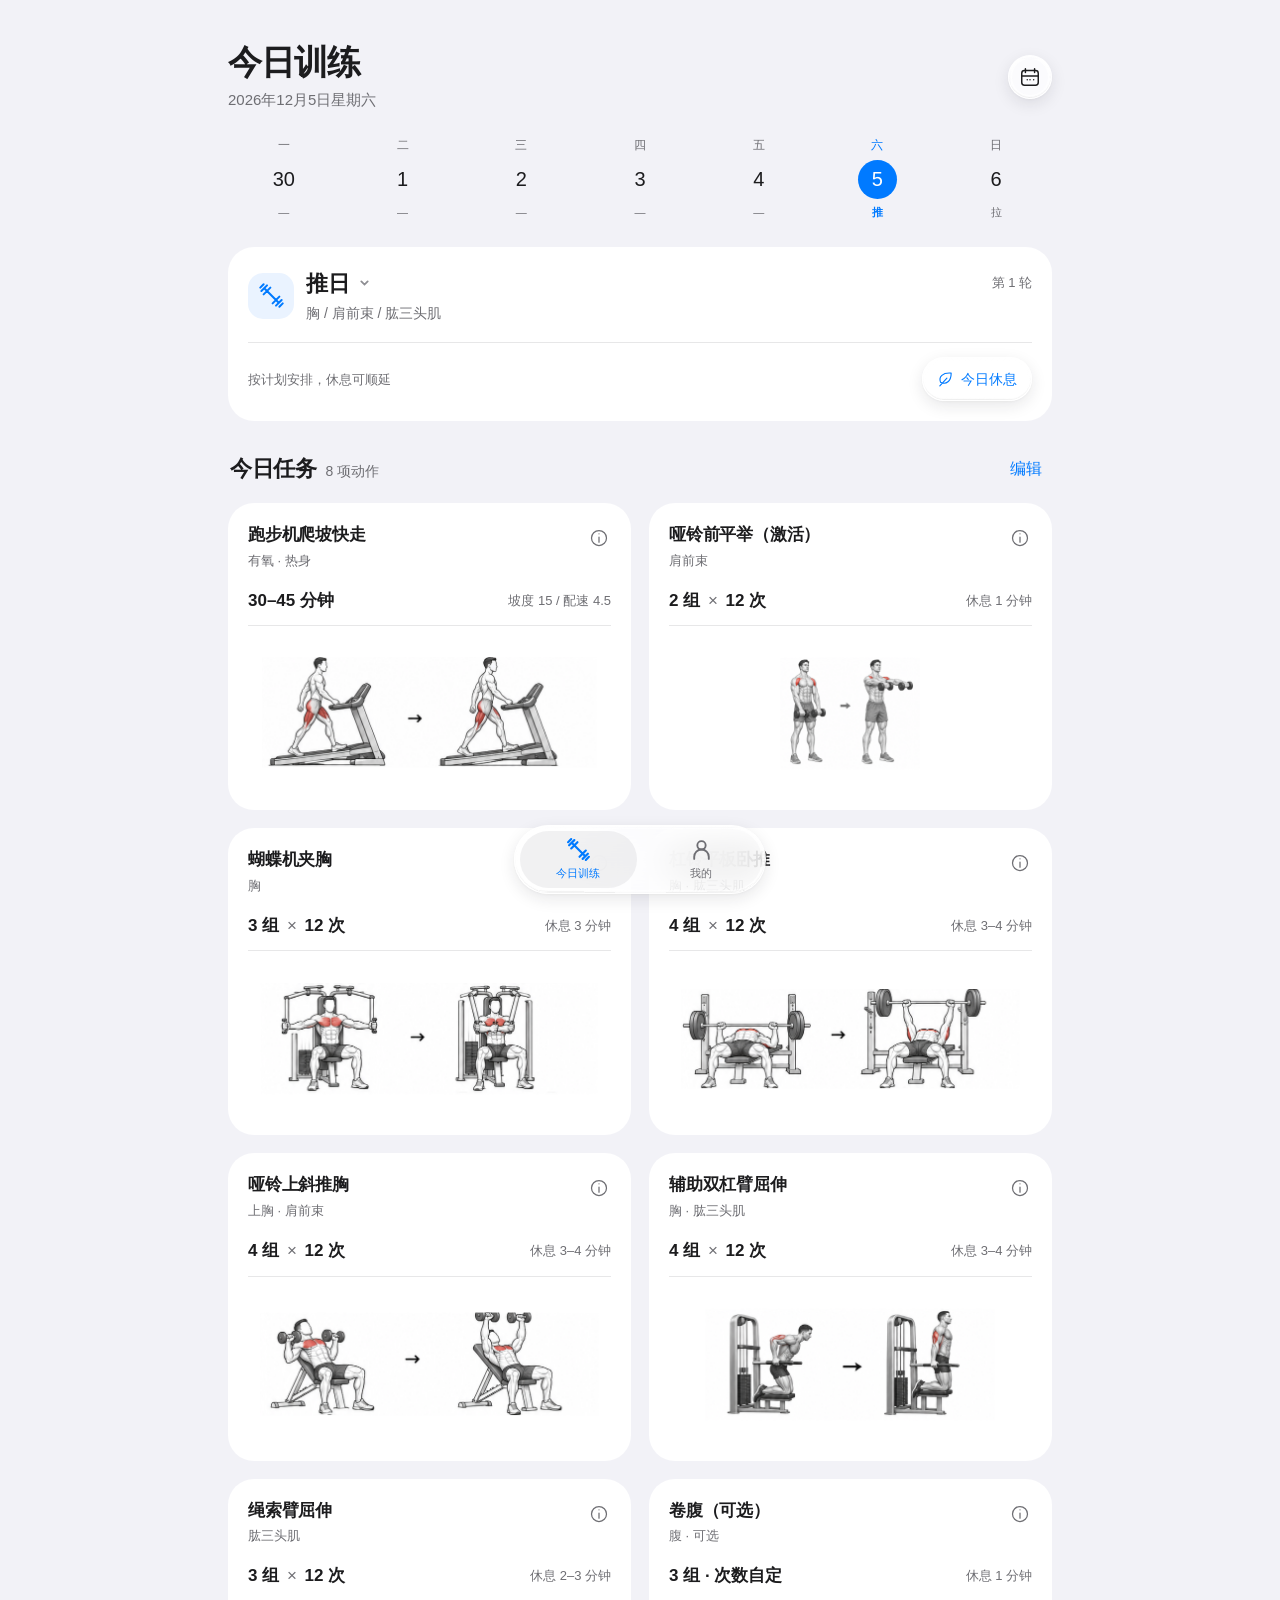
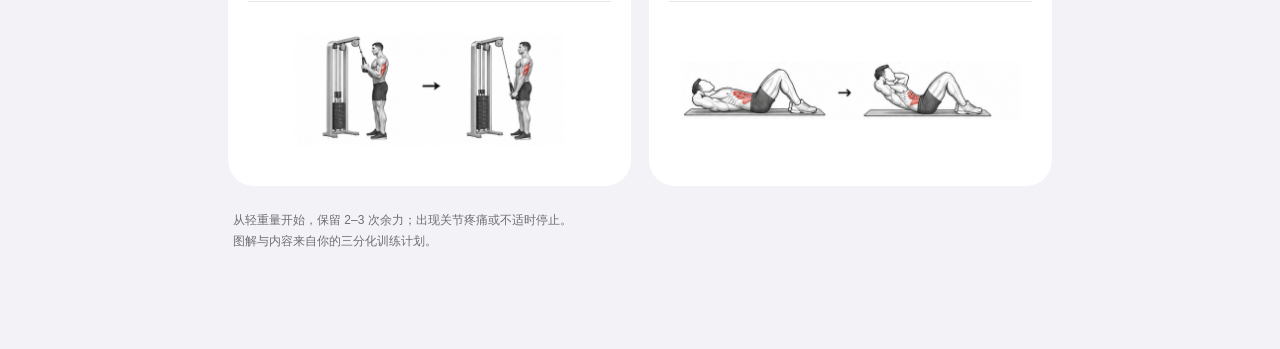
<file: index.html>
<!doctype html>
<html lang="zh-CN">
<head>
  <meta charset="UTF-8"><meta name="viewport" content="width=device-width,initial-scale=1,viewport-fit=cover,interactive-widget=resizes-content">
  <meta name="theme-color" content="#f2f2f7">
  <meta name="apple-mobile-web-app-capable" content="yes"><meta name="apple-mobile-web-app-title" content="循练">
  <link rel="manifest" href="manifest.json"><link rel="icon" href="icon.svg" type="image/svg+xml">
  <title>循练 · 我的健身计划</title>
  <link rel="stylesheet" href="style.css?v=4.3">
  
</head>
<body>
  <svg class="glass-defs" aria-hidden="true"><defs><filter id="glass-edge" x="0%" y="0%" width="100%" height="100%"><feTurbulence type="fractalNoise" baseFrequency="0.012 0.03" numOctaves="1" seed="4" result="refraction"/><feDisplacementMap in="SourceGraphic" in2="refraction" scale="5" xChannelSelector="R" yChannelSelector="G"/></filter></defs></svg>
  <main id="app"></main>
  <nav class="bottom-nav" aria-label="主导航"><button id="nav-today" data-action="today"><span id="nav-icon-today"></span>今日训练</button><button id="nav-profile" data-action="profile"><span id="nav-icon-profile"></span>我的</button></nav>
  <div id="toast" role="status"></div>
  <dialog id="modal"><div id="modal-content"></div></dialog>
  <script src="schedule.js"></script><script src="plan-data.js"></script><script src="app.js?v=4.3"></script>
</body></html>
</file>
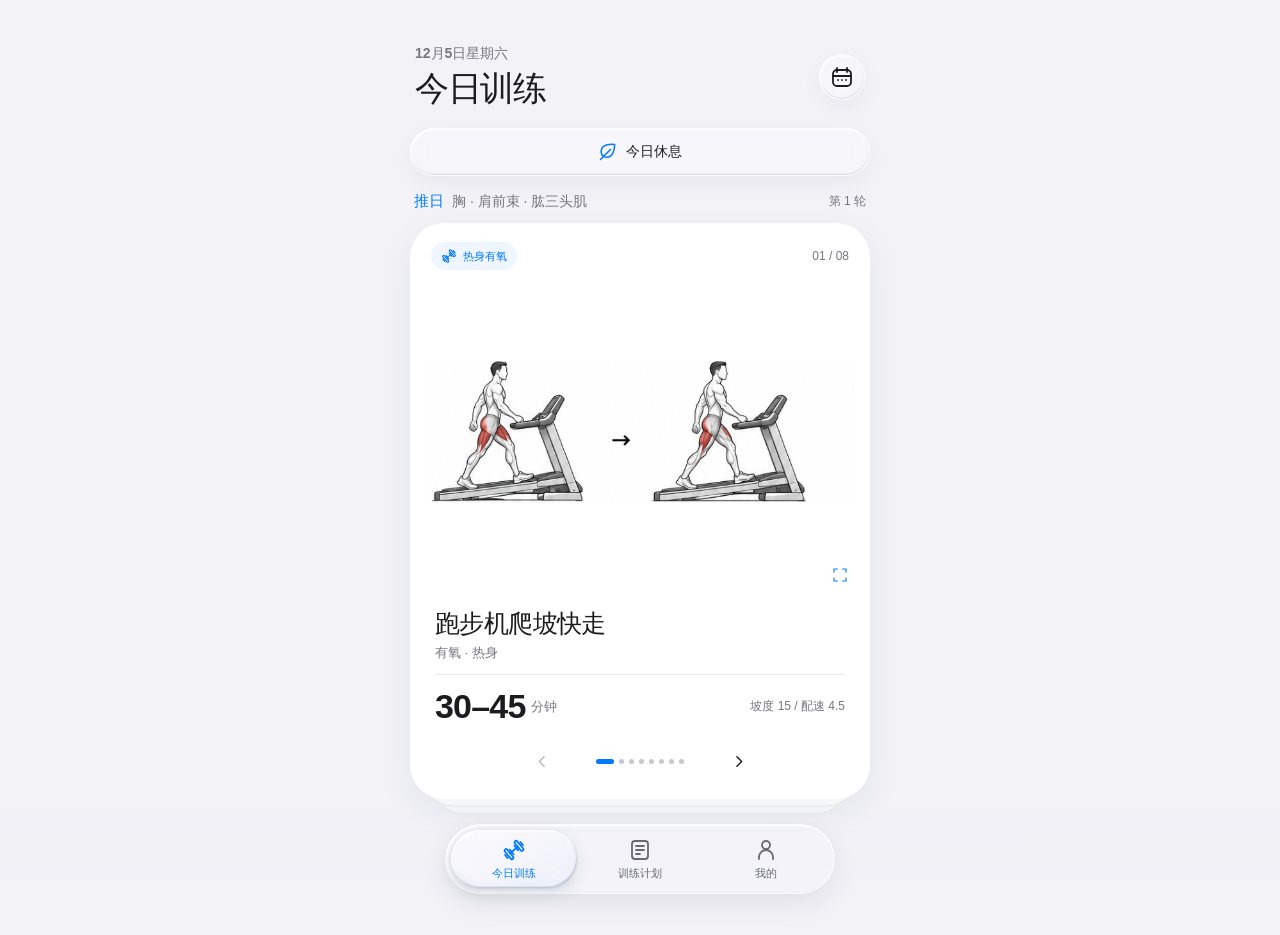
<file: cards/index.html>
<!doctype html>
<html lang="zh-CN">
<head>
  <meta charset="UTF-8">
  <meta name="viewport" content="width=device-width,initial-scale=1,viewport-fit=cover,interactive-widget=resizes-content">
  <meta name="theme-color" content="#f2f2f7">
  <meta name="apple-mobile-web-app-capable" content="yes">
  <meta name="apple-mobile-web-app-title" content="循练卡片">
  <meta name="description" content="把今天的训练，放在一张卡片里。推、拉、蹲三分化训练计划。">
  <title>循练 · 卡片版</title>
  <link rel="manifest" href="manifest.json">
  <link rel="icon" href="icon.svg?v=1.3.5" type="image/svg+xml">
  <link rel="apple-touch-icon" href="assets/icon-192.png?v=1.3.5">
  <link rel="stylesheet" href="style.css?v=1.3.5">
  <link rel="stylesheet" href="glass.css?v=1.3.5">
  <link rel="stylesheet" href="refinement.css?v=1.3.5">
  <link rel="stylesheet" href="navigation-glass.css?v=1.3.5">
</head>
<body>
  <main id="app"></main>
  <div class="nav-shade" aria-hidden="true"></div>
  <div class="nav-dock"><nav class="bottom-nav glass" aria-label="主导航">
    <span class="nav-selection" aria-hidden="true"></span>
    <button data-nav="today"><span data-icon="dumbbell"></span><span>今日训练</span></button>
    <button data-nav="plan"><span data-icon="plan"></span><span>训练计划</span></button>
    <button data-nav="profile"><span data-icon="person"></span><span>我的</span></button>
  </nav></div>
  <dialog id="modal" aria-labelledby="modal-title"><div id="modal-content"></div></dialog>
  <div id="toast" role="status" aria-live="polite"></div>
  <script src="schedule.js"></script>
  <script src="plan-data.js"></script>
  <script src="model.js"></script>
  <script src="app.js?v=1.3.5"></script>
  <script type="module" src="navigation-glass.js?v=1.3.5"></script>
</body>
</html>
</file>
<file: style.css>
:root {
  font-family: -apple-system, BlinkMacSystemFont, "SF Pro Display", "PingFang SC", "Helvetica Neue", "Microsoft YaHei", sans-serif;
  font-size: 16px; line-height: 1.5; font-optical-sizing: auto;
  -webkit-font-smoothing: antialiased; color-scheme: light;
  --bg: #f2f2f7; --surface: #fff; --field: #f2f2f7;
  --text: #1c1c1e; --secondary: #6e6e73; --line: rgba(60,60,67,.12);
  --accent: #007aff; --accent-soft: #eaf3ff;
  --glass: rgba(255,255,255,.68); --glass-edge: rgba(255,255,255,.92);
  --glass-shadow: 0 5px 16px rgba(28,28,36,.1), 0 1px 3px rgba(28,28,36,.04), inset 0 1px 1px rgba(255,255,255,.95), inset 0 -1px 1px rgba(28,28,36,.06);
  --ease: cubic-bezier(.22,1,.36,1);
}
:root[data-theme=dark] {
  color-scheme: dark; --bg: #000; --surface: #1c1c1e; --field: #2c2c2e;
  --text: #f5f5f7; --secondary: #a1a1a6; --line: rgba(235,235,245,.13);
  --accent: #409cff; --accent-soft: #10233a; --glass: rgba(45,45,48,.72); --glass-edge: rgba(255,255,255,.18);
  --glass-shadow: 0 5px 20px #0005, inset 0 1px 1px #ffffff26, inset 0 -1px 1px #0005;
}
* { box-sizing: border-box; }
html { background: var(--bg); -webkit-text-size-adjust: 100%; -webkit-tap-highlight-color: transparent; }
body { margin: 0; background: var(--bg); color: var(--text); min-width: 320px; min-height: 100dvh; }
[hidden] { display: none !important; }
h1,h2,h3,p { margin: 0; }
h1 { font-size: 34px; line-height: 1.18; letter-spacing: -.9px; font-weight: 700; }
h2 { font-size: 22px; line-height: 1.3; letter-spacing: -.4px; font-weight: 650; }
h3 { font-size: 17px; line-height: 1.4; letter-spacing: -.2px; font-weight: 600; }
p { line-height: 1.6; }
svg { width: 22px; height: 22px; display: block; flex-shrink: 0; }
button,input,select,textarea { font: inherit; color: inherit; }
button,a { touch-action: manipulation; }
button { border: 0; background: none; min-height: 44px; cursor: pointer; user-select: none; -webkit-user-select: none; -webkit-touch-callout: none; transition: transform 120ms var(--ease), opacity 120ms ease, background-color 120ms ease; }
button:active { transform: scale(.96); opacity: .76; }
button:disabled { opacity: .35; cursor: default; }
button:disabled:active { transform: none; }
button:focus-visible,a:focus-visible,input:focus-visible,select:focus-visible,textarea:focus-visible { outline: 3px solid var(--accent); outline-offset: 4px; }
a { color: var(--accent); text-decoration: none; }
input,select,textarea { max-width: 100%; min-width: 0; border: 0; background: var(--field); border-radius: 12px; padding: 11px 12px; font-size: 16px; line-height: 1.5; }
select { appearance: none; padding-right: 35px; background-image: url("data:image/svg+xml,%3Csvg xmlns='http://www.w3.org/2000/svg' viewBox='0 0 16 16'%3E%3Cpath d='m5 6 3 3 3-3' fill='none' stroke='%238e8e93' stroke-width='1.7' stroke-linecap='round'/%3E%3C/svg%3E"); background-size: 17px; background-position: right 10px center; background-repeat: no-repeat; }
textarea { resize: vertical; min-height: 100px; }
input[type=checkbox] { accent-color: var(--accent); width: 18px; height: 18px; margin: 0; padding: 0; flex-shrink: 0; }
strong,b { font-weight: 600; }
.sr-only { position: absolute; width: 1px; height: 1px; margin: -1px; overflow: hidden; clip: rect(0,0,0,0); white-space: nowrap; }
.glass-defs { width: 0; height: 0; position: absolute; pointer-events: none; }
main { max-width: 880px; margin: 0 auto; padding: calc(42px + env(safe-area-inset-top,0px)) 28px calc(96px + env(safe-area-inset-bottom,0px)); }
.page-heading { display: flex; align-items: center; justify-content: space-between; gap: 16px; margin-bottom: 24px; }
.page-date,.page-heading>div>p { margin-top: 7px; color: var(--secondary); font-size: 15px; line-height: 1.5; }
.date-actions { display: flex; align-items: center; gap: 8px; }
.date-button,.icon-button { width: 44px; height: 44px; min-height: 44px; border-radius: 50%; padding: 0; display: grid; place-items: center; color: var(--text); }
.glass-control,.primary,.secondary,.bottom-nav { position: relative; isolation: isolate; background: var(--glass); border: 1px solid var(--glass-edge); box-shadow: var(--glass-shadow); backdrop-filter: blur(18px) saturate(170%); -webkit-backdrop-filter: blur(18px) saturate(170%); }
.glass-control::before,.bottom-nav::before { content: ''; position: absolute; inset: 0; padding: 3px; border-radius: inherit; pointer-events: none; z-index: -1; background: linear-gradient(140deg,#ffffff80,transparent 35%,#ffffff08 65%,#ffffff50); mask: linear-gradient(#fff 0 0) content-box,linear-gradient(#fff 0 0); mask-composite: exclude; -webkit-mask: linear-gradient(#fff 0 0) content-box,linear-gradient(#fff 0 0); -webkit-mask-composite: xor; backdrop-filter: url(#glass-edge); -webkit-backdrop-filter: blur(1px); }
.week-calendar { margin-bottom: 24px; }
.week-grid { display: grid; grid-template-columns: repeat(7,minmax(0,1fr)); gap: 7px; }
.day-button { display: flex; flex-direction: column; align-items: center; gap: 6px; min-width: 0; padding: 0 0 4px; border-radius: 22px; }
.day-button>span { font-size: 12px; color: var(--secondary); }
.day-button b { width: 39px; height: 39px; display: grid; place-items: center; font-size: 20px; line-height: 1; font-weight: 500; border-radius: 50%; font-variant-numeric: tabular-nums; }
.day-button.active b { color: #fff; background: var(--accent); }
.day-button .day-kind { font-size: 11px; color: var(--secondary); line-height: 1.3; }
.day-button.active .day-kind { color: var(--accent); font-weight: 600; }
.day-button.is-today>span { color: var(--accent); }
.workout-summary { border-radius: 26px; background: var(--surface); padding: 20px; }
.summary-title { display: flex; align-items: center; gap: 12px; }
.summary-symbol { width: 46px; height: 46px; background: var(--accent-soft); color: var(--accent); border-radius: 15px; display: grid; place-items: center; flex-shrink: 0; }
.summary-symbol svg { width: 27px; height: 27px; stroke-width: 1.8; }
.summary-copy { min-width: 0; flex: 1; }
.summary-copy select { font-size: 22px; font-weight: 650; letter-spacing: -.5px; background-color: transparent; padding: 0 24px 0 0; border-radius: 6px; background-position: right 0 center; min-height: 30px; }
.summary-copy p { font-size: 14px; color: var(--secondary); margin-top: 2px; }
.cycle-count { font-size: 13px; color: var(--secondary); align-self: flex-start; margin-top: 6px; white-space: nowrap; }
.summary-actions { border-top: 1px solid var(--line); padding-top: 14px; margin-top: 18px; display: flex; justify-content: space-between; align-items: center; gap: 12px; }
.summary-actions>span { font-size: 13px; color: var(--secondary); }
.rest-button { display: inline-flex; align-items: center; justify-content: center; gap: 7px; padding: 8px 14px; min-height: 44px; border-radius: 999px; color: var(--accent); font-size: 14px; font-weight: 500; white-space: nowrap; }
.rest-button svg { width: 17px; height: 17px; }
.plan-section { margin-top: 28px; }
.section-heading { display: flex; justify-content: space-between; align-items: center; gap: 14px; margin: 0 2px 14px; }
.section-heading>div { display: flex; align-items: baseline; gap: 9px; }
.section-heading>div>span { font-size: 14px; color: var(--secondary); }
.text-btn { padding: 8px; border-radius: 14px; color: var(--accent); font-size: 16px; min-height: 40px; display: inline-flex; gap: 6px; align-items: center; justify-content: center; }
.text-btn svg { width: 19px; height: 19px; }
.exercise-list { display: grid; grid-template-columns: repeat(2,minmax(0,1fr)); gap: 18px; }
.exercise-card { min-width: 0; background: var(--surface); border-radius: 26px; padding: 20px; overflow: hidden; }
.exercise-heading { display: flex; align-items: flex-start; gap: 12px; justify-content: space-between; }
.exercise-heading>div { min-width: 0; }
.exercise-heading p { font-size: 13px; color: var(--secondary); margin-top: 4px; }
.detail-link { min-width: 44px; width: 44px; min-height: 44px; margin: -7px -10px 0 0; padding: 6px; color: var(--secondary); display: grid; place-items: center; border-radius: 50%; }
.detail-link svg { width: 20px; height: 20px; stroke-width: 1.5; }
.exercise-art { width: 100%; height: 152px; display: flex; justify-content: center; align-items: center; padding: 8px 12px; margin: 12px 0 0; border-radius: 17px; background: #fff; overflow: hidden; }
.custom-image { display: block; width: 100%; height: 100%; object-fit: contain; }
.no-image { display: flex; flex-direction: column; align-items: center; gap: 10px; color: #8e8e93; font-size: 13px; }
.no-image svg { width: 34px; height: 34px; }
.exercise-prescription { border-bottom: 1px solid var(--line); padding: 12px 0; margin-top: 4px; display: flex; justify-content: space-between; gap: 12px; align-items: center; flex-wrap: wrap; }
.exercise-prescription strong { font-size: 17px; font-weight: 600; font-variant-numeric: tabular-nums; }
.exercise-prescription strong>span { color: var(--secondary); font-weight: 400; margin: 0 3px; }
.exercise-prescription>span { font-size: 13px; color: var(--secondary); }
.train-note { font-size: 12px; color: var(--secondary); margin: 24px 5px 0; line-height: 1.8; }
.bottom-nav { position: fixed; z-index: 20; left: 50%; transform: translateX(-50%); bottom: 6px; display: flex; align-items: center; gap: 6px; padding: 5px; border-radius: 999px; min-width: 252px; }
.bottom-nav button { flex: 1; min-width: 116px; display: flex; flex-direction: column; align-items: center; justify-content: center; gap: 3px; padding: 6px 16px; border-radius: 999px; color: var(--secondary); font-size: 11px; font-weight: 500; min-height: 57px; }
.bottom-nav button.active { color: var(--accent); background: rgba(120,120,128,.1); }
.bottom-nav svg { width: 25px; height: 25px; stroke-width: 1.8; }
.bottom-nav button.active svg { stroke-width: 2.1; }
.primary,.secondary { display: inline-flex; justify-content: center; align-items: center; gap: 8px; padding: 11px 19px; min-height: 44px; border-radius: 999px; font-size: 15px; font-weight: 500; }
.primary { color: #fff; background: var(--accent); border-color: transparent; box-shadow: inset 0 1px 1px #ffffff35,0 3px 9px #007aff20; }
.secondary { color: var(--accent); }
.primary svg,.secondary svg { width: 18px; height: 18px; }
.rest-state { text-align: center; border-radius: 28px; background: var(--surface); padding: 42px 24px; }
.rest-state>svg { width: 46px; height: 46px; color: #34a46a; margin: 0 auto 20px; }
.rest-state h2 { font-size: 26px; }
.rest-state p { max-width: 450px; margin: 14px auto 24px; font-size: 15px; color: var(--secondary); line-height: 1.8; }
.rest-suggestions { display: flex; justify-content: center; gap: 20px; margin-bottom: 26px; color: var(--secondary); font-size: 14px; }
.hero-actions { display: flex; justify-content: center; gap: 12px; flex-wrap: wrap; }
.profile-grid { display: grid; grid-template-columns: 1fr 1fr; align-items: start; gap: 20px; }
.profile-grid>div { min-width: 0; }
.settings-card { background: var(--surface); padding: 22px; border-radius: 26px; }
.settings-card+.settings-card { margin-top: 20px; }
.settings-card h2 { font-size: 20px; }
.settings-card>p { color: var(--secondary); font-size: 14px; margin: 7px 0 21px; }
.field { display: flex; flex-direction: column; gap: 9px; margin: 22px 0; }
.field label { font-size: 15px; font-weight: 500; }
.field small { font-size: 12px; color: var(--secondary); line-height: 1.7; }
.field input[type=date] { width: 100%; }
.cycle-list { display: flex; gap: 6px; flex-wrap: wrap; }
.cycle-item { background: var(--field); border-radius: 14px; padding: 5px 7px 5px 10px; display: flex; align-items: center; gap: 3px; }
.cycle-item span { font-size: 14px; }
.cycle-item button { width: 25px; min-height: 34px; padding: 0; display: grid; place-items: center; border-radius: 8px; color: var(--accent); }
.cycle-item svg { width: 14px; height: 14px; }
.weekday-options { display: flex; gap: 7px; flex-wrap: wrap; }
.weekday-option { display: inline-flex; align-items: center; gap: 7px; background: var(--field); padding: 9px; border-radius: 10px; font-size: 13px !important; font-weight: 400 !important; }
.save-row { margin-top: 24px; border-top: 1px solid var(--line); padding-top: 18px; display: flex; align-items: center; gap: 12px; justify-content: space-between; flex-wrap: wrap; }
.save-row small { font-size: 12px; color: var(--secondary); }
.save-row .primary { margin-left: auto; font-size: 14px; }
.segmented { display: flex; padding: 3px; gap: 3px; border-radius: 12px; background: var(--field); margin: 20px 0 8px; }
.segmented button { flex: 1; min-height: 35px; font-size: 14px; padding: 5px; border-radius: 10px; }
.segmented button.active { background: var(--surface); box-shadow: 0 2px 5px #00000012,0 0 0 1px #00000003; font-weight: 600; }
.editor-row { display: flex; align-items: center; justify-content: space-between; padding: 16px 0; border-bottom: 1px solid var(--line); gap: 12px; }
.editor-row>div:first-child { min-width: 0; }
.editor-row strong { font-size: 14px; font-weight: 500; }
.editor-row small { display: block; margin-top: 5px; color: var(--secondary); font-size: 12px; }
.row-actions { display: flex; align-items: center; gap: 4px; }
.row-actions button { padding: 7px; width: 33px; min-height: 38px; border-radius: 11px; color: var(--accent); }
.row-actions svg { width: 17px; height: 17px; }
.editor-footer { display: flex; gap: 10px; margin-top: 20px; flex-wrap: wrap; }
.editor-footer .secondary { font-size: 14px; padding: 9px 14px; }
.inline-note,.local-note { font-size: 12px !important; color: var(--secondary); line-height: 1.8; margin: 18px 0 0 !important; }
.settings-card>.text-btn { margin-top: 14px; font-size: 14px; }
dialog { background: var(--surface); color: var(--text); width: calc(100vw - 32px); max-width: 520px; max-height: 90dvh; border: 0; border-radius: 28px; padding: 0; box-shadow: 0 24px 100px #0003; overscroll-behavior: contain; overflow: auto; }
dialog::backdrop { background: rgba(0,0,0,.25); backdrop-filter: blur(5px); -webkit-backdrop-filter: blur(5px); }
.modal-header { padding: 22px 24px 12px; display: flex; justify-content: space-between; align-items: center; gap: 16px; }
.modal-header h2 { font-size: 21px; }
.modal-header .icon-button { width: 32px; min-height: 32px; height: 32px; background: var(--field); color: var(--secondary); flex-shrink: 0; }
.modal-header .icon-button svg { width: 17px; height: 17px; stroke-width: 2.3; }
.modal-body { padding: 12px 24px 24px; }
.modal-body>p { font-size: 15px; color: var(--secondary); margin: 12px 0 20px; line-height: 1.8; }
.modal-body h3 { font-size: 17px; }
.illustration { height: 230px; background: #fff; border-radius: 20px; padding: 15px; margin-bottom: 22px; }
.detail-muscle { color: var(--secondary); font-size: 14px; display: block; margin-bottom: 8px; }
.diagram-note { font-size: 12px !important; }
.modal-footer { display: flex; align-items: center; justify-content: flex-end; flex-wrap: wrap; gap: 10px; margin-top: 26px; }
.form-grid { display: grid; grid-template-columns: 1fr 1fr; gap: 0 16px; }
.form-grid .full { grid-column: 1/-1; }
.form-grid .field { margin: 10px 0; }
.form-grid .field label { font-size: 14px; }
.form-grid input { width: 100%; }
.form-grid .weekday-option { margin-top: 14px; }
.calendar-header { display: flex; justify-content: space-between; align-items: center; margin-bottom: 14px; }
.calendar-header strong { font-size: 17px; }
.calendar-header .icon-button { color: var(--accent); background: var(--field); }
.calendar-grid { display: grid; grid-template-columns: repeat(7,minmax(0,1fr)); gap: 5px; }
.calendar-weekday { color: var(--secondary); font-size: 12px; text-align: center; padding: 6px 0 12px; }
.calendar-cell { display: flex; flex-direction: column; align-items: center; gap: 5px; min-height: 58px; padding: 8px 0; border-radius: 15px; font-size: 16px; font-variant-numeric: tabular-nums; }
.calendar-cell small { font-size: 10px; color: var(--secondary); white-space: nowrap; }
.calendar-cell.active { color: var(--accent); background: var(--accent-soft); box-shadow: inset 0 0 0 1px var(--accent); }
.calendar-cell.is-today>span { color: var(--accent); font-weight: 650; }
.calendar-help { font-size: 13px !important; margin-bottom: 0 !important; }
.danger { color: #ff453a; }
#form-error { font-size: 14px; margin-top: 10px; }
#toast { position: fixed; z-index: 50; bottom: calc(82px + env(safe-area-inset-bottom,0px)); left: 50%; transform: translate(-50%,8px); max-width: calc(100vw - 40px); width: max-content; opacity: 0; pointer-events: none; padding: 12px 18px; border-radius: 19px; background: var(--surface); color: var(--text); box-shadow: 0 6px 30px #0002; font-size: 14px; line-height: 1.6; transition: opacity 150ms ease, transform 150ms var(--ease); }
#toast.show { opacity: 1; transform: translate(-50%,0); }
@media (hover:hover) and (pointer:fine) {
  .text-btn:hover,.detail-link:hover,.row-actions button:not(:disabled):hover { background: var(--accent-soft); color: var(--accent); }
  .day-button:not(.active):hover b { background: var(--line); }
  .primary:not(:disabled):hover { filter: brightness(1.08); }
  .exercise-art:hover { opacity: .84; }
}
@media (max-width:650px) {
  main { padding: calc(28px + env(safe-area-inset-top,0px)) 20px calc(92px + env(safe-area-inset-bottom,0px)); }
  .page-heading { margin-bottom: 23px; }
  .page-date { font-size: 14px; }
  .week-grid { gap: 5px; }
  .week-calendar { margin-bottom: 20px; }
  .day-button { gap: 5px; }
  .day-button b { width: 35px; height: 35px; font-size: 18px; }
  .workout-summary { padding: 18px; }
  .summary-title { gap: 10px; }
  .summary-symbol { width: 42px; height: 42px; border-radius: 14px; }
  .summary-symbol svg { width: 25px; height: 25px; }
  .summary-copy p { font-size: 12px; }
  .cycle-count { font-size: 12px; }
  .summary-actions>span { font-size: 12px; }
  .summary-actions { gap: 8px; margin-top: 16px; padding-top: 13px; }
  .rest-button { font-size: 13px; padding: 8px 12px; }
  .plan-section { margin-top: 24px; }
  .section-heading { margin-bottom: 12px; }
  .section-heading>div>span { font-size: 13px; }
  .section-heading h2 { font-size: 22px; }
  .exercise-list { grid-template-columns: 1fr; gap: 16px; }
  .exercise-card { padding: 19px 20px; border-radius: 26px; }
  .exercise-art { height: 154px; margin: 12px 0 0; }
  .exercise-prescription { padding-top: 13px; }
  .exercise-prescription>span { font-size: 13px; }
  .profile-grid { grid-template-columns: 1fr; gap: 18px; }
  .settings-card { padding: 22px 20px; }
  .settings-card+.settings-card { margin-top: 18px; }
  .cycle-list { gap: 7px; }
  .cycle-item { gap: 4px; }
  .cycle-item button { width: 24px; }
  .modal-header { padding: 22px 20px 10px; }
  .modal-body { padding: 12px 20px 22px; }
  .modal-header h2 { font-size: 20px; }
  .illustration { height: 200px; }
  .calendar-grid { gap: 3px; }
  .calendar-cell { min-height: 54px; }
  .calendar-cell small { font-size: 9px; }
}
@media (prefers-reduced-motion:reduce) { *,*::before,*::after { animation: none !important; transition-duration: 0ms !important; scroll-behavior: auto !important; } button:active { transform: none; } }
@media (prefers-reduced-transparency:reduce) { .glass-control,.primary,.secondary,.bottom-nav { background: var(--surface); backdrop-filter: none; -webkit-backdrop-filter: none; } .primary { background: var(--accent); } .glass-control::before,.bottom-nav::before { display: none; } dialog::backdrop { backdrop-filter: none; -webkit-backdrop-filter: none; } }
@media (prefers-contrast:more) { :root { --secondary: #55555b; --line: rgba(0,0,0,.2); } :root[data-theme=dark] { --secondary: #c3c3ca; --line: #ffffff40; } .bottom-nav,.glass-control { outline: 1px solid var(--line); } }
</file>
<file: cards/style.css>
:root{font-family:-apple-system,BlinkMacSystemFont,"SF Pro Display","PingFang SC","Microsoft YaHei",sans-serif;color:#1c1c1e;background:#f2f2f7;font-synthesis:none;--blue:#007aff;--muted:#76767d;--line:#e8e8ed;--surface:#fff;--radius:30px}
*{box-sizing:border-box}body{margin:0;-webkit-tap-highlight-color:transparent}button,input,select,textarea{font:inherit}button,a{touch-action:manipulation}button{border:0;cursor:pointer;color:inherit;background:none}button:disabled{cursor:default;opacity:.3}button:active:not(:disabled){filter:brightness(.94)}button:focus-visible,a:focus-visible{outline:3px solid #65adff;outline-offset:4px}svg{width:24px;height:24px;fill:none;stroke:currentColor;stroke-width:1.8;stroke-linecap:round;stroke-linejoin:round;flex-shrink:0}h1,h2,h3,p{margin:0}h1{font-size:34px;line-height:1.15;letter-spacing:-1.4px;font-weight:750}h2{font-size:22px;letter-spacing:-.5px}h3{font-size:20px;letter-spacing:-.4px}small,.muted{color:var(--muted)}a{color:var(--blue);text-decoration:none}
#app{max-width:540px;margin:auto;padding:calc(24px + env(safe-area-inset-top)) 22px 112px;min-height:100dvh}.page-header{display:flex;justify-content:space-between;align-items:center;margin-bottom:24px;gap:12px}.eyebrow{font-size:14px;font-weight:600;color:var(--muted);margin-bottom:6px}.header-title small{display:block;font-size:14px;margin-top:8px}.icon-button{width:46px;height:46px;display:grid;place-items:center;border-radius:50%;flex-shrink:0}.glass{background:rgba(255,255,255,.68);border:1px solid rgba(255,255,255,.85);backdrop-filter:blur(22px) saturate(1.65);-webkit-backdrop-filter:blur(22px) saturate(1.65);box-shadow:0 6px 20px #1c1c1e0c,inset 0 1px 1px #fff,inset 0 -1px 2px #fff9}.glass:active{background:rgba(246,246,249,.9)}
.today-shell{max-width:416px;margin:auto}.rest-pill{height:48px;width:100%;border-radius:99px;display:flex;align-items:center;justify-content:space-between;padding:0 18px;font-size:14px;margin-bottom:20px}.rest-pill .rest-label{display:flex;align-items:center;gap:8px;font-weight:600}.rest-pill svg{width:20px;height:20px;color:var(--blue)}.rest-pill .rest-note{color:var(--muted);font-size:12px}.day-line{display:flex;align-items:center;gap:8px;margin-bottom:14px;font-size:14px;color:var(--muted)}.day-line strong{font-size:15px;color:var(--blue)}.day-line .day-cycle{margin-left:auto;font-size:12px}
.deck{position:relative;height:clamp(340px,calc(100dvh - 430px - env(safe-area-inset-top)),590px);margin-bottom:38px;isolation:isolate}.deck-back{position:absolute;inset:0;background:#fff;border-radius:var(--radius);border:1px solid #eaeaf0;transform:translateY(22px) scale(.95);z-index:-1}.deck-back.far{transform:translateY(44px) scale(.9);background:#fafafd;z-index:-2}.task-card{position:absolute;inset:0;display:flex;flex-direction:column;background:var(--surface);border-radius:var(--radius);box-shadow:0 9px 30px #28283b09;overflow:hidden;touch-action:pan-y;user-select:none;-webkit-user-select:none;outline-offset:4px;transform-origin:50% 80%}.task-top{padding:20px 22px 0;display:flex;align-items:center;justify-content:space-between;font-size:12px;color:var(--muted)}.task-type{display:flex;align-items:center;gap:6px;color:var(--blue);font-weight:600}.task-type svg{width:16px;height:16px}.task-illustration{flex:1;min-height:130px;display:flex;align-items:center;justify-content:center;padding:18px 16px 12px;overflow:hidden}.task-illustration img{display:block;width:100%;height:100%;object-fit:contain;pointer-events:none}.task-copy{padding:0 24px 25px}.task-copy h2{font-size:24px;line-height:1.3;margin-bottom:6px}.task-copy .muscle{font-size:13px;color:var(--muted);margin-bottom:19px}.prescription{display:flex;gap:0;align-items:center;padding-top:17px;border-top:1px solid var(--line)}.prescription strong{font-size:30px;letter-spacing:-.8px;font-weight:650}.prescription .unit{font-size:13px;color:var(--muted);margin-left:5px}.prescription .times{font-size:20px;color:#aaaab2;margin:0 15px}.prescription .rest{font-size:12px;line-height:1.6;margin-left:auto;color:var(--muted);text-align:right;max-width:110px}.task-note{font-size:12px;line-height:1.65;color:var(--muted);margin-top:13px}.deck-controls{display:flex;align-items:center;justify-content:center;gap:26px}.deck-controls button{width:44px;height:44px;border-radius:50%;background:#fff8;display:grid;place-items:center}.deck-controls svg{width:19px;height:19px}.dots{display:flex;gap:5px;align-items:center;min-width:100px;justify-content:center}.dots i{height:5px;width:5px;background:#c7c7cf;border-radius:5px}.dots i.active{width:18px;background:var(--blue)}.swipe-hint{font-size:11px;text-align:center;color:#8e8e93;margin-top:10px}.rest-state{min-height:440px;background:var(--surface);border-radius:var(--radius);display:flex;flex-direction:column;justify-content:center;align-items:center;text-align:center;padding:40px 28px;gap:16px}.rest-symbol{width:90px;height:90px;border-radius:50%;display:grid;place-items:center;background:#f1f7f2;color:#559867;margin-bottom:8px}.rest-symbol svg{width:44px;height:44px}.rest-state h2{font-size:28px}.rest-state p{font-size:14px;line-height:1.8;color:var(--muted)}
.bottom-nav{position:fixed;bottom:6px;left:50%;transform:translateX(-50%);width:min(calc(100% - 44px),390px);height:70px;padding:5px;display:grid;grid-template-columns:repeat(3,1fr);border-radius:99px;z-index:20;isolation:isolate}.bottom-nav button{display:flex;flex-direction:column;align-items:center;justify-content:center;gap:4px;font-size:10px;font-weight:550;color:#74747a;border-radius:99px;position:relative;z-index:1}.bottom-nav button svg{display:block;width:24px;height:24px}.bottom-nav button[aria-current="page"]{color:var(--blue)}.nav-selection{position:absolute;left:5px;top:5px;width:calc((100% - 10px)/3);height:58px;border-radius:99px;background:#e6e6eb9e;box-shadow:inset 0 1px 2px #ffffff8c;transition:transform .3s cubic-bezier(.2,.7,.2,1);z-index:0}.nav-shade{position:fixed;bottom:0;height:100px;left:0;right:0;pointer-events:none;z-index:19;background:linear-gradient(transparent,#f2f2f7bf 80%)}
.segmented{display:grid;grid-template-columns:repeat(3,1fr);padding:4px;background:#e5e5eb;border-radius:99px;margin-bottom:23px;height:44px}.segmented button{border-radius:99px;font-size:14px;color:var(--muted);font-weight:600}.segmented button[aria-selected="true"]{background:white;color:#1c1c1e;box-shadow:0 2px 6px #0000000d}.section-intro{display:flex;align-items:center;justify-content:space-between;margin-bottom:16px}.section-intro p{font-size:13px;color:var(--muted)}.section-intro small{font-size:11px}.plan-list{display:grid;gap:18px}.plan-wrap{position:relative;border-radius:28px;background:transparent;overflow:hidden}.delete-reveal{position:absolute;inset:2px;background:#ff3b30;border-radius:26px;display:flex;align-items:center;color:white;padding:25px;font-size:14px;gap:8px}.delete-reveal svg{width:23px}.plan-card{position:relative;background:var(--surface);border-radius:28px;overflow:hidden;touch-action:pan-y}.plan-art{height:218px;background:#fff;position:relative;padding:23px 28px 8px}.plan-art img{width:100%;height:100%;object-fit:contain;pointer-events:none;user-select:none}.plan-art .card-number{position:absolute;top:18px;left:20px;font-size:12px;color:var(--muted);font-variant-numeric:tabular-nums}.plan-copy{padding:19px 22px 22px;border-top:1px solid #f4f4f7}.plan-copy h3{font-size:21px;margin-bottom:7px;padding-right:36px;line-height:1.4}.plan-copy p{font-size:14px;color:var(--muted);line-height:1.6}.plan-edit{position:absolute;right:14px;bottom:40px;width:44px;height:44px;display:grid;place-items:center;color:var(--blue)}.plan-edit svg{width:20px;height:20px}.add-button{display:flex;gap:8px;align-items:center;justify-content:center;width:100%;height:54px;border-radius:99px;color:var(--blue);font-weight:600;font-size:16px;margin-top:24px}.plan-footer{text-align:center;margin:14px 0;color:var(--muted);font-size:11px}.empty{background:#fff;border-radius:28px;padding:50px 24px;text-align:center;color:var(--muted);font-size:14px}
.profile-hero{display:flex;align-items:center;gap:17px;padding:25px 22px;background:#fff;border-radius:28px;margin-bottom:28px}.avatar{width:64px;height:64px;display:grid;place-items:center;border-radius:50%;background:#eaf2ff;color:var(--blue);font-size:26px;font-weight:600}.profile-hero h2{font-size:23px;margin-bottom:6px}.profile-hero p{font-size:13px;color:var(--muted)}.section-label{font-size:13px;color:var(--muted);font-weight:500;margin:0 18px 9px}.form-group{background:var(--surface);border-radius:25px;padding:0 20px;margin-bottom:25px}.form-row{display:flex;align-items:center;min-height:58px;gap:10px;border-bottom:1px solid var(--line);font-size:15px}.form-row:last-child{border:0}.form-row label{flex-shrink:0}.form-row input,.form-row select{background:none;border:0;min-width:0;width:100%;text-align:right;color:var(--muted);outline:none;padding:14px 0;appearance:none}.form-row input:focus{color:var(--blue)}.form-row span{color:var(--muted);font-size:13px;flex-shrink:0}.form-row input::placeholder{color:#b0b0b6}.bmi-row{display:flex;align-items:center;justify-content:space-between;padding:20px 0}.bmi-row strong{font-size:35px;font-weight:650;letter-spacing:-1px;color:var(--blue)}.bmi-row small{display:block;font-size:11px;margin-top:5px}.goal-options{display:grid;grid-template-columns:1fr 1fr;gap:10px;margin:0 0 23px}.goal-option{position:relative;background:#fff;border:1.5px solid transparent;border-radius:21px;display:flex;align-items:center;gap:10px;padding:18px 15px;font-size:14px;cursor:pointer}.goal-option input{position:absolute;opacity:0}.goal-option:has(input:checked){border-color:var(--blue);color:var(--blue);background:#f6faff}.goal-option:has(input:focus-visible){outline:3px solid #65adff}.goal-option svg{width:22px;height:22px}.primary{background:var(--blue);color:#fff;border-radius:99px;width:100%;min-height:50px;padding:13px 20px;font-weight:600}.secondary{color:var(--blue);border-radius:99px;background:#eaf2ff;min-height:46px;padding:12px 20px;font-weight:600}.privacy-note{font-size:11px;color:var(--muted);text-align:center;line-height:1.7;margin-top:18px}.profile-footer{margin-top:24px;text-align:center;font-size:11px;color:#9999a1;letter-spacing:1px}
dialog{border:0;padding:0;border-radius:30px;background:#f2f2f7;color:#1c1c1e;width:min(460px,calc(100% - 24px));max-height:calc(100dvh - 40px);box-shadow:0 30px 90px #0003}dialog::backdrop{background:#15152842;backdrop-filter:blur(5px);-webkit-backdrop-filter:blur(5px)}#modal-content{padding:24px;overflow:auto}.modal-head{display:flex;align-items:center;justify-content:space-between;margin-bottom:24px;gap:12px}.modal-head h2{font-size:23px}.modal-head .icon-button{width:38px;height:38px;background:#e5e5eb}.modal-head svg{width:17px;height:17px}.field{display:flex;flex-direction:column;gap:8px;margin-bottom:17px;font-size:13px;color:var(--muted)}.field input,.field select,.field textarea{background:white;border:1px solid transparent;border-radius:15px;color:#1c1c1e;padding:13px;width:100%;min-height:47px}.field input:focus,.field textarea:focus{outline:2px solid #007aff55}.field textarea{resize:vertical;min-height:80px}.field-pair{display:grid;grid-template-columns:1fr 1fr;gap:12px}.help{font-size:12px;color:var(--muted);line-height:1.7;margin-bottom:20px}.danger{color:#d62e25;width:100%;padding:15px;margin-top:8px;font-size:14px}.weekday-picker{display:flex;justify-content:space-between;gap:5px;margin-bottom:24px}.weekday-picker label{display:grid;place-items:center;border-radius:50%;background:#fff;cursor:pointer;width:36px;height:36px;font-size:13px}.weekday-picker input{position:absolute;opacity:0}.weekday-picker label:has(input:checked){background:var(--blue);color:white}.weekday-picker label:has(input:focus-visible){outline:3px solid #65adff}.calendar-head{display:flex;align-items:center;justify-content:space-between;margin-bottom:15px}.calendar-head strong{font-size:17px}.calendar-head button{width:40px;height:40px;display:grid;place-items:center}.calendar-grid{display:grid;grid-template-columns:repeat(7,1fr);gap:7px 3px;margin-bottom:20px}.calendar-grid .weekday{font-size:11px;text-align:center;color:var(--muted);padding:7px 0}.calendar-day{padding:8px 0;border-radius:17px;min-height:60px;display:flex;flex-direction:column;align-items:center;gap:5px;font-size:16px}.calendar-day small{font-size:10px}.calendar-day.selected{background:var(--blue);color:#fff}.calendar-day.selected small{color:#fff}.calendar-day.is-today:not(.selected){box-shadow:inset 0 0 0 1.5px var(--blue);color:var(--blue)}.calendar-detail{padding:16px;background:#fff;border-radius:18px;font-size:14px;line-height:1.8;margin-bottom:15px}.calendar-detail strong{display:block}.calendar-detail p{color:var(--muted);font-size:12px}#toast{position:fixed;left:50%;bottom:91px;transform:translate(-50%,12px);max-width:calc(100% - 32px);border-radius:99px;background:#25252bf2;color:#fff;padding:13px 20px;font-size:13px;z-index:40;box-shadow:0 5px 24px #0002;opacity:0;pointer-events:none;transition:opacity .18s,transform .18s;display:flex;align-items:center;gap:18px;white-space:nowrap}#toast.show{opacity:1;transform:translate(-50%,0);pointer-events:auto}#toast button{color:#92c3ff;font-weight:600;padding:4px}
@media(min-width:760px){#app{padding-top:45px;max-width:660px}.today-shell{max-width:416px}.plan-list{grid-template-columns:1fr 1fr}.plan-art{height:190px;padding:23px 15px 8px}.plan-copy{padding:17px}.plan-copy h3{font-size:18px}.plan-copy p{font-size:12px}.plan-edit{right:5px}.plan-list .empty{grid-column:1/-1}.deck{height:clamp(300px,calc(100dvh - 430px),600px)}.profile-page{max-width:480px;margin:auto}}
@media(max-width:360px){#app{padding-left:16px;padding-right:16px}.task-copy{padding:0 20px 20px}.task-copy h2{font-size:21px}.task-note{display:none}.prescription strong{font-size:27px}.rest-pill{padding:0 15px}.rest-pill .rest-note{font-size:11px}}
@media(prefers-reduced-motion:reduce){*,*::before,*::after{scroll-behavior:auto!important;transition:none!important;animation:none!important}}
@media(prefers-reduced-transparency:reduce),(prefers-contrast:more){.glass{background:#fff;backdrop-filter:none;-webkit-backdrop-filter:none;border:1px solid #d1d1d6}.nav-selection{background:#e5e5eb}.muted,small,.eyebrow,.rest-note,.task-note,.swipe-hint{color:#5c5c63}.nav-shade{display:none}}


body{overflow-x:clip}

.rest-pill{justify-content:center}.task-copy{padding-bottom:27px}
</file>
<file: cards/glass.css>
/* Clear functional surfaces; optical displacement is supplied by glass-ui.js. */
.glass{background:rgba(255,255,255,.32);border:1px solid rgba(255,255,255,.62);backdrop-filter:blur(12px) saturate(1.5);-webkit-backdrop-filter:blur(12px) saturate(1.5);box-shadow:0 7px 22px #17192b0c,inset 0 1px 1px #ffffffed,inset 0 -1px 1px #4a4e6622,1px 0 1px #ffffff70,-1px 0 1px #ffffff50}
.glass:not(.bottom-nav){position:relative;isolation:isolate;transition:transform 150ms cubic-bezier(.2,.7,.2,1),background-color 150ms ease-out}
.glass:not(.bottom-nav)::after{content:"";position:absolute;inset:0;border-radius:inherit;pointer-events:none;box-shadow:inset 1px 1px 1px #ffffffe6,inset -1px -1px 1px #9195a819;opacity:.9}
.glass:not(.bottom-nav):active{transform:scale(.975);background:rgba(255,255,255,.42);filter:none}
.bottom-nav{overflow:visible;background:rgba(247,248,252,.28);border-color:#ffffffa8;box-shadow:0 8px 30px #26243b16,inset 0 1px 1px #fffffff2,inset 0 -1px 1px #777d921f,0 0 0 .5px #c2c5d222;touch-action:pan-y}
.bottom-nav::after{content:"";position:absolute;inset:0;z-index:5;pointer-events:none;border-radius:inherit;box-shadow:inset 1px 1px 1px #ffffffe6,inset -1px -1px 1px #ffffff80}
.bottom-nav button{color:#686971;font-size:11px;font-weight:550;z-index:2}
.bottom-nav button[aria-current="page"]{color:#007aff}
.bottom-nav button:active{filter:none}
.nav-selection{z-index:1;background:#e7e9ef35;box-shadow:inset 0 1px 1px #fff9,inset 0 -1px 1px #979fb52b,0 2px 6px #3945630b;transition:none;pointer-events:none}
.nav-lens-copy{position:absolute;inset:0;display:grid;grid-template-columns:repeat(3,1fr);padding:5px;z-index:3;pointer-events:none;background:rgba(229,234,244,.62);border-radius:inherit;color:#007aff;clip-path:inset(0 100% 0 0)}
.nav-copy-item{display:flex;flex-direction:column;align-items:center;justify-content:center;gap:4px;font-size:11px;font-weight:600;border-radius:99px}
.nav-copy-item svg{display:block;width:24px;height:24px}
.nav-scene{position:absolute;inset:0;overflow:hidden;border-radius:inherit;pointer-events:none;z-index:0;background:#f2f2f7;opacity:.35}
.nav-scene *{pointer-events:none!important;transition:none!important;animation:none!important}
.nav-shade{height:94px;background:linear-gradient(transparent,#f2f2f766 90%)}
.bottom-nav.has-scene{background:rgba(247,248,252,.2)}
.bottom-nav.is-pressed .nav-selection{box-shadow:inset 0 1px 2px #fff,inset 0 -1px 1px #96a4c238,0 2px 8px #3945630f}
.deck-controls button{background:rgba(255,255,255,.44);box-shadow:inset 0 1px 1px #fff9,inset 0 -1px 1px #8b90a019;border:1px solid #ffffff80}
.task-card{box-shadow:0 10px 35px #26243b09}
.glass-solid .glass{background:#fff;border:1px solid #c9cbd3;backdrop-filter:none;-webkit-backdrop-filter:none}
.glass-solid .nav-lens-copy,.glass-solid .nav-scene{display:none}
.glass-solid .nav-selection{background:#e5e5eb;box-shadow:none}
.glass-solid .nav-shade{display:none}
@media(prefers-reduced-motion:reduce){.glass:not(.bottom-nav){transition:none}.glass:not(.bottom-nav):active{transform:none}}
</file>
<file: cards/refinement.css>
.today-shell{max-width:460px}
body[data-view="today"] #app{padding-left:15px;padding-right:15px}
.today-shell .page-header{margin-bottom:20px;padding:0 5px}
.today-shell .rest-pill{margin-bottom:16px}
.today-shell .day-line{padding:0 4px;margin-bottom:12px}
 .today-shell .deck{height:var(--training-card-height,calc(100svh - 310px));margin-bottom:24px}
.task-card{border-radius:34px;border:1px solid #ffffffd9;box-shadow:0 12px 35px #252d4210}
.deck-back{border-radius:34px}
.task-top{padding:18px 20px 0}
.task-type{padding:6px 10px;border-radius:99px;background:#f0f6ff;font-size:11px}
.task-type svg{width:16px;height:16px}
.task-illustration{padding:8px 8px 0}
.task-copy{padding:8px 24px 13px}
.task-copy h2{font-size:25px;font-weight:750;letter-spacing:-.6px;margin-bottom:5px}
.task-copy .muscle{margin-bottom:12px}
.prescription{padding-top:12px}
.prescription strong{font-size:34px;font-weight:700}
.task-card .deck-controls{flex-shrink:0;gap:26px;padding:0 20px 15px}
.task-card .deck-controls button{width:38px;height:38px;min-width:44px;min-height:44px;background:transparent;border:none;box-shadow:none}
.task-card .deck-controls .dots{min-width:100px}
.segmented.glass{position:relative;isolation:isolate;height:48px;padding:4px;background:rgba(255,255,255,.3);border-radius:99px}
.segmented.glass [data-kind]{position:relative;z-index:2;min-height:38px;background:transparent!important;box-shadow:none!important;color:#72747d;font-size:14px}
.segmented.glass [data-kind][aria-selected="true"]{color:#007aff}
.segment-lens-copy{position:absolute;inset:0;z-index:3;display:grid;grid-template-columns:repeat(3,1fr);padding:4px;border-radius:inherit;background:rgba(230,235,246,.65);color:#007aff;pointer-events:none;clip-path:inset(0 100% 0 0)}
.segment-lens-copy span{display:grid;place-items:center;font-size:14px;font-weight:600}
.segment-lens-shadow{position:absolute;left:4px;top:4px;height:38px;border-radius:99px;z-index:1;pointer-events:none;box-shadow:inset 0 1px 1px #fff,inset 0 -1px 1px #a6b3d02a,0 2px 8px #3c48600b;background:#f6f8ff40}
.profile-hero.glass{padding:23px 21px;border-radius:30px;margin-bottom:26px;gap:18px}
.profile-hero .avatar{position:relative;width:76px;height:76px;min-width:76px;min-height:76px;flex:0 0 76px;aspect-ratio:1;font-size:29px;overflow:visible;background:#eaf2ff66;padding:0}
/* Keep intrinsic photo dimensions out of the button's grid sizing. */
.avatar-image{position:absolute;inset:0;display:grid;place-items:center;overflow:hidden;border-radius:50%;isolation:isolate}
.avatar-image>img{position:absolute;inset:0;display:block;width:100%;height:100%;min-width:0;min-height:0;max-width:100%;max-height:100%;object-fit:cover;object-position:center;border-radius:inherit}
.avatar-camera{position:absolute;right:-2px;bottom:-1px;width:26px;height:26px;border-radius:50%;display:grid;place-items:center;background:#ffffffd9;color:#007aff;border:1px solid #fff;box-shadow:0 2px 7px #313b501a}
.avatar-camera svg{width:14px;height:14px;stroke-width:1.6}
.form-group.glass{border-radius:27px;background:rgba(255,255,255,.33);padding:0 19px}
.form-group .form-row{border-bottom-color:#c5c9d83d;min-height:59px}
.form-group .form-row:last-child{border:0}
.bmi-row{padding:18px 0}
.section-label{margin-left:17px;color:#777a85}
.goal-options{gap:11px}
.goal-option.glass{border-radius:23px;background:rgba(255,255,255,.3);padding:18px 16px;min-height:64px;color:#4c5260}
.goal-option:has(input:checked){background:rgba(0,122,255,.075);border-color:#71b0ff7a;color:#007aff;box-shadow:inset 0 1px 1px #fff,inset 0 -1px 1px #4b86cf1f,0 5px 17px #007aff08}
.goal-option input:focus-visible+svg{outline:2px solid #007aff;outline-offset:5px}
.primary.glass{color:#007aff;min-height:54px;background:rgba(255,255,255,.4);font-size:16px}
.profile-hero.glass:active,.form-group.glass:active,.segmented.glass:active{transform:none;filter:none}
.glass-solid .segmented.glass [data-kind][aria-selected="true"]{background:#e5e5eb!important}
.glass-solid .segment-lens-copy{display:none}
.glass-solid .goal-option:has(input:checked){background:#eaf2ff;border-color:#007aff}
@media(max-height:750px){body[data-view="today"] #app{padding-top:calc(15px + env(safe-area-inset-top))}.today-shell .page-header{margin-bottom:14px}.today-shell .rest-pill{height:42px;margin-bottom:12px}.task-copy h2{font-size:23px}.task-copy .muscle{margin-bottom:8px}.task-copy{padding-bottom:7px}.prescription strong{font-size:30px}.task-card .deck-controls{padding-bottom:8px}}

/* A complete original image, without SVG viewports or measured-content cropping. */
.task-card{display:grid;grid-template-rows:auto minmax(112px,1fr) auto auto}
.task-top,.task-copy,.task-card .deck-controls{min-width:0}
.task-illustration{position:relative;display:block;min-width:0;min-height:0;padding:8px 10px;overflow:hidden;cursor:zoom-in}
.task-illustration img,.plan-art img{display:block;width:100%;height:100%;max-width:100%;max-height:100%;object-fit:contain;object-position:center;transform:none}
.task-illustration:focus-visible{outline:2px solid #007aff;outline-offset:-5px;border-radius:18px}
.image-expand{position:absolute;right:15px;bottom:10px;width:28px;height:28px;border-radius:50%;background:#ffffffb8;color:#007aff;display:grid;place-items:center;pointer-events:none}
.image-expand svg{width:16px;height:16px;stroke-width:1.6}
dialog:has(.image-viewer){width:min(960px,calc(100% - 16px))}
#modal-content:has(.image-viewer){padding:16px}
.image-viewer{height:min(720px,calc(100dvh - 140px));width:100%;min-width:0;display:flex;align-items:center;justify-content:center;background:white;border-radius:18px}
.image-viewer img{display:block;width:100%;height:100%;max-width:100%;max-height:100%;object-fit:contain;object-position:center;touch-action:pinch-zoom}
</file>
<file: cards/navigation-glass.css>
/* The dock never receives a motion transform. Only the lens inside it moves. */
.nav-dock{position:fixed;inset:auto 0 6px;z-index:20;width:min(calc(100% - 44px),390px);height:70px;margin-inline:auto;pointer-events:none;overflow:visible}
.nav-dock .bottom-nav{position:absolute;inset:0;left:0;bottom:auto;width:100%;height:100%;margin:0;transform:none;overflow:visible;pointer-events:auto;touch-action:none;user-select:none;-webkit-user-select:none}
.nav-dock .bottom-nav button{touch-action:none;color:#686971;z-index:2}
.nav-dock .bottom-nav button[aria-current="page"]{color:#007aff}
.nav-dock .bottom-nav.is-optical button[aria-current="page"]{color:#686971}
.glass-rail .nav-selection{position:absolute;left:5px;top:5px;z-index:3;border-radius:999px;pointer-events:none;transform-origin:50% 50%;background:transparent;transition:none;box-shadow:0 6px 16px #27365320,0 1px 3px #1b2b4a15,inset 0 1px 1px #fffffffa,inset 0 -1px 1px #5b6d8d44;will-change:transform}
.glass-rail:not(.is-optical) .nav-selection{z-index:1}
.nav-selection::before{content:"";position:absolute;inset:0;border-radius:inherit;background:linear-gradient(155deg,#ffffff7d,#ffffff28 44%,#e3ecff2e 77%,#ffffff80);backdrop-filter:blur(4px) saturate(1.75);-webkit-backdrop-filter:blur(4px) saturate(1.75);box-shadow:inset 0 0 0 .75px #ffffffb8}
.nav-selection::after{content:"";position:absolute;inset:0;z-index:2;border-radius:inherit;pointer-events:none;box-shadow:inset .9px 1.2px 1px #fffffff2,inset -.9px -1.2px 1px #7286a05c,0 0 0 .5px #b2bdd13d;background:linear-gradient(166deg,#fff3,transparent 25%,transparent 75%,#c5ddff38)}
.nav-lens-surface{position:absolute;inset:0;overflow:hidden;border-radius:inherit;isolation:isolate;pointer-events:none;background:#f6f9ff24}
.nav-lens-world{position:absolute;left:0;top:0;transform-origin:0 0;pointer-events:none;opacity:.46;filter:blur(2px)}
.nav-optics,.nav-optics-source{position:absolute;left:-32px;top:-32px;z-index:21;display:block;overflow:visible;pointer-events:none;fill:none;stroke:none}
.nav-optics[hidden]{display:none}
.nav-optics-source svg{fill:none;stroke:currentColor;stroke-width:1.8;stroke-linecap:round;stroke-linejoin:round}
.nav-optics-source text{stroke:none}
.segment-shell{position:relative;isolation:isolate;margin-bottom:23px}
.segment-shell .segmented{margin-bottom:0;overflow:visible;touch-action:none}
.segment-shell .segmented.glass [data-kind]{color:#72747d;touch-action:none;user-select:none;-webkit-user-select:none}
.segment-shell .segmented.glass:not(.is-optical) [data-kind][aria-selected="true"]{color:#007aff}
.segment-shell .segmented .segment-selection{left:4px;top:4px}
.segment-shell .nav-optics,.segment-shell .nav-optics-source{z-index:4}
.nav-dock .bottom-nav.is-pressed .nav-selection{box-shadow:0 10px 22px #2736532b,0 2px 4px #1b2b4a1c,inset 0 1px 1px #fff,inset 0 -1px 1px #5b6d8d50}
.nav-dock .bottom-nav::after{z-index:1}
.glass-solid .glass-rail .nav-selection{background:#e5e5eb;box-shadow:none}
.glass-solid .nav-selection::before,.glass-solid .nav-selection::after,.glass-solid .nav-lens-world{display:none}
.glass-solid .nav-lens-surface{background:transparent}
html{overscroll-behavior-y:none}
@media(prefers-reduced-motion:reduce){.nav-dock .nav-selection{will-change:auto}}
</file>
